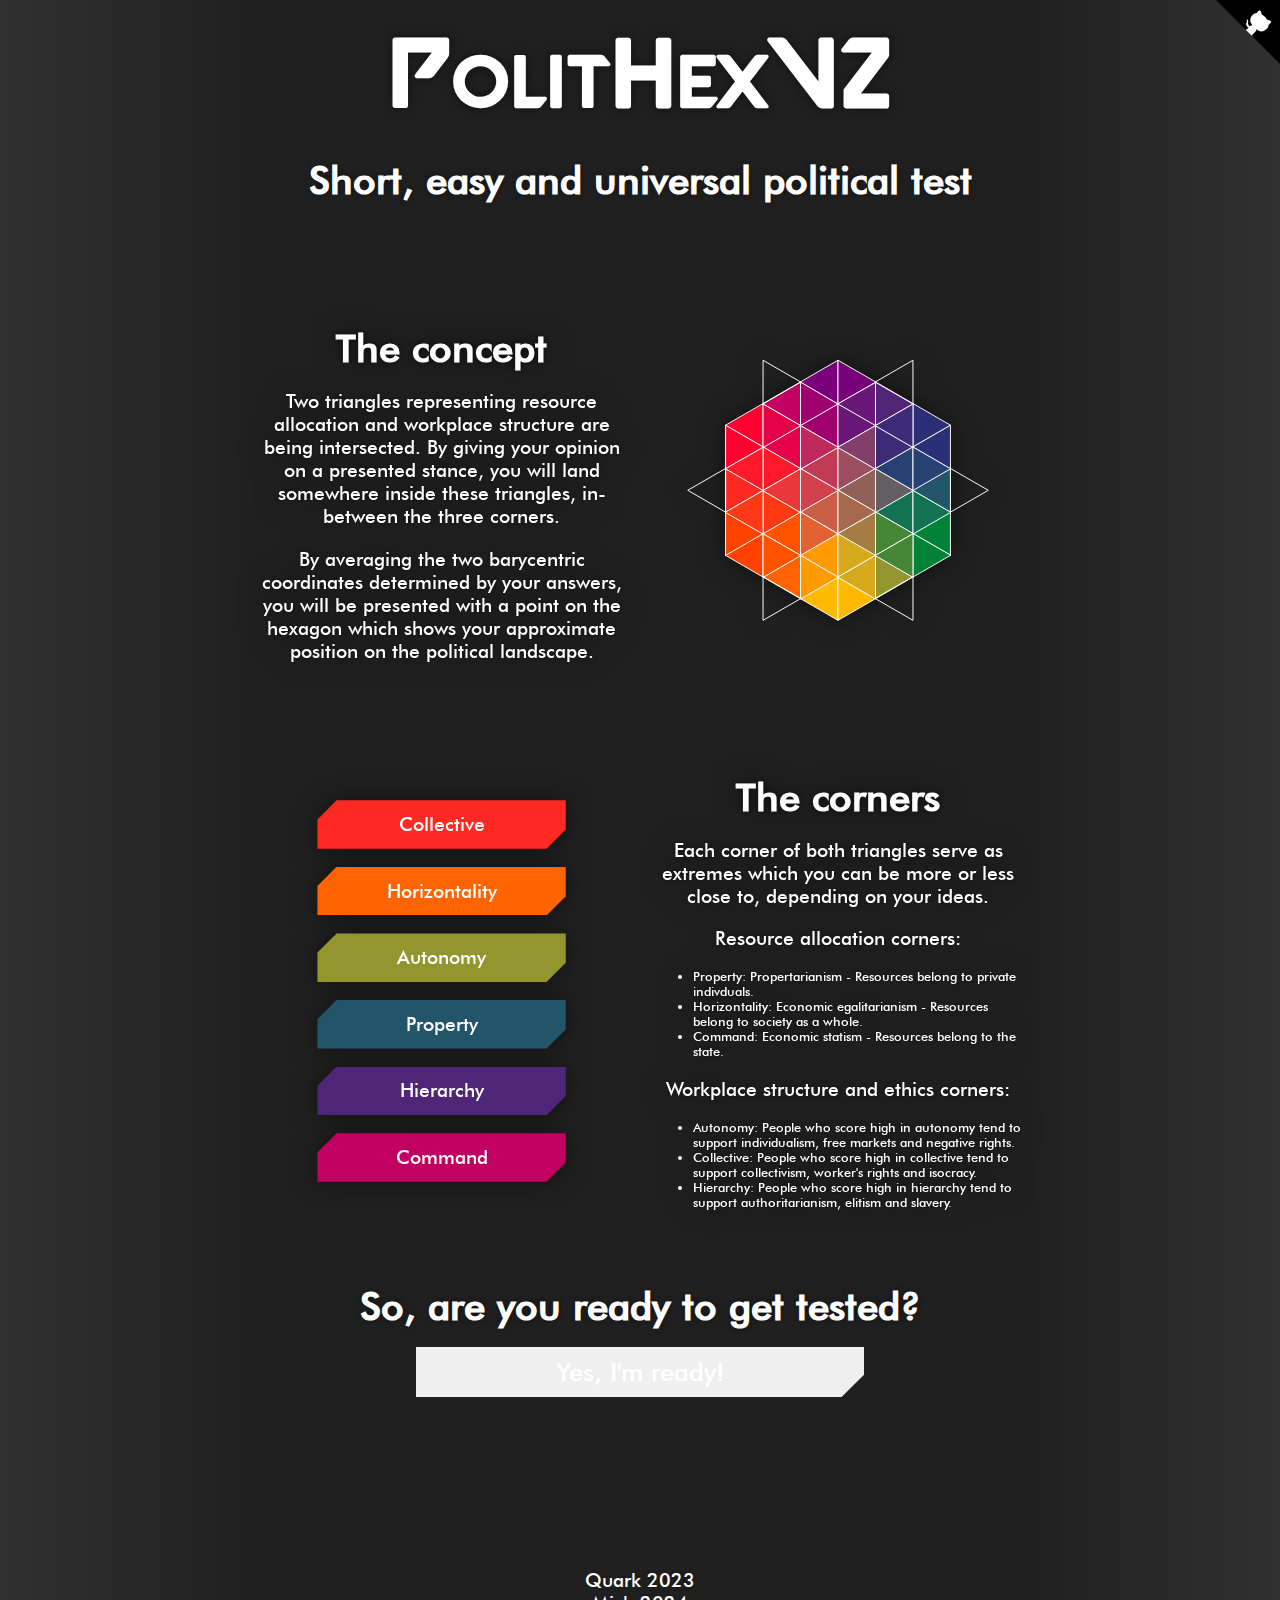
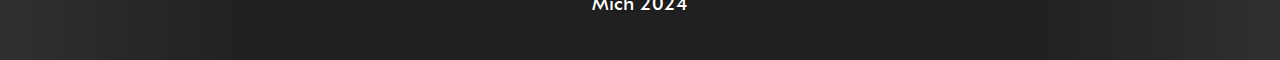
<file: index.html>
<!DOCTYPE html>
<html lang="en">

<head>
    <link rel="stylesheet" href="style.css">
    <link rel="icon" type="image/svg+xml" href="icon.svg">
    <title>PolitHex</title>
    <meta property="og:ttl" content="600">
    <meta property="og:site_name" content="polittest.github.io">
    <meta property="og:title" content="PolitHexV2">
    <meta property="og:type" content="website">
    <meta property="og:description"
        content="Easy, universal and advanced political test. Find your position on the political landscape!">
    <meta property="og:url" content="https://quark88.github.io/polithex/">
    <meta property="og:image" content="https://quark88.github.io/polithex/embed-icon.png">
    <meta property="og:image:width" content="512">
    <meta property="og:image:height" content="512">
    <meta name="theme-color" content="#d2424c" data-react-helmet="true">
    <meta charset="utf-8">
    <meta name="viewport" content="width=device-width, initial-scale=1">
</head>

<body>
    <a href="https://github.com/polittest/polittest.github.io/tree/main" class="github-corner fixed" aria-label="View source on GitHub">
        <svg width="5vw" height="5vw" viewBox="0 0 250 250" style="position: absolute; top: 0; border: 0; right: 0;"
            aria-hidden="true">
            <path d="M0,0 L115,115 L130,115 L142,142 L250,250 L250,0 Z"></path>
            <path
                d="M128.3,109.0 C113.8,99.7 119.0,89.6 119.0,89.6 C122.0,82.7 120.5,78.6 120.5,78.6 C119.2,72.0 123.4,76.3 123.4,76.3 C127.3,80.9 125.5,87.3 125.5,87.3 C122.9,97.6 130.6,101.9 134.4,103.2"
                style="transform-origin: 130px 106px;" class="octo-arm"></path>
            <path
                d="M115.0,115.0 C114.9,115.1 118.7,116.5 119.8,115.4 L133.7,101.6 C136.9,99.2 139.9,98.4 142.2,98.6 C133.8,88.0 127.5,74.4 143.8,58.0 C148.5,53.4 154.0,51.2 159.7,51.0 C160.3,49.4 163.2,43.6 171.4,40.1 C171.4,40.1 176.1,42.5 178.8,56.2 C183.1,58.6 187.2,61.8 190.9,65.4 C194.5,69.0 197.7,73.2 200.1,77.6 C213.8,80.2 216.3,84.9 216.3,84.9 C212.7,93.1 206.9,96.0 205.4,96.6 C205.1,102.4 203.0,107.8 198.3,112.5 C181.9,128.9 168.3,122.5 157.7,114.1 C157.9,116.9 156.7,120.9 152.7,124.9 L141.0,136.5 C139.8,137.7 141.6,141.9 141.8,141.8 Z"
                class="octo-body"></path>
        </svg>
    </a>
    <h1>
        <a href="./index.html">
            <span class="capitalLetter">P</span>olit<span class="capitalLetter">H</span>ex<span class="capitalLetter">V2</span>
        </a>
    </h1>
    <h2>Short, easy and universal political test</h2>
    <div class="explanation">
        <div class="explanationQuadrant">
            <h2>The concept</h2>
            <p>Two triangles representing resource allocation and workplace structure are being intersected. By giving
                your opinion on a presented stance, you will land somewhere inside these triangles, in-between the three
                corners.</p>
            <p>By averaging the two barycentric coordinates determined by your answers, you will be presented with a
                point on the hexagon which shows your approximate position on the political landscape.</p>
        </div>
        <div class="explanationQuadrant">
            <img src="./hexagon.svg" style="width: 100%;" id="hexagon">
        </div>
        <div class="explanationQuadrant">
            <div class="corner" style="background-color: #ff2923">Collective</div>
            <div class="corner" style="background-color: #ff6400">Horizontality</div>
            <div class="corner" style="background-color: #93952f">Autonomy</div>
            <div class="corner" style="background-color: #22546a">Property</div>
            <div class="corner" style="background-color: #4f2578">Hierarchy</div>
            <div class="corner" style="background-color: #c10061">Command</div>
        </div>
        <div class="explanationQuadrant">
            <h2>The corners</h2>
            <p>Each corner of both triangles serve as extremes which you can be more or less close to, depending on your
                ideas.</p>
            <p>Resource allocation corners:</p>
            <ul>
                <li>Property: Propertarianism - Resources belong to private indivduals.</li>
                <li>Horizontality: Economic egalitarianism - Resources belong to society as a whole.</li>
                <li>Command: Economic statism - Resources belong to the state.</li>
            </ul>
            <p>Workplace structure and ethics corners:</p>
            <ul>
                <li>Autonomy: People who score high in autonomy tend to support individualism, free markets and negative rights.</li>
                <li>Collective: People who score high in collective tend to support collectivism, worker's rights and isocracy.</li>
                <li>Hierarchy: People who score high in hierarchy tend to support authoritarianism, elitism and slavery.</li>
            </ul>
        </div>
    </div>
    <h2>So, are you ready to get tested?</h2>
    <button class="button" onclick="location.href='quiz.html'">Yes, I'm ready!</button>
    <!--<button class="button" onclick="location.href='quiz.html?short'">Take the short version</button>-->
    <div style="height: 16vh;"></div>
    <p class="footer">
     Quark 2023 <br> Mich 2024
    </p>
    <div class="svgholder">
    </div>
</body>

</html>
</file>
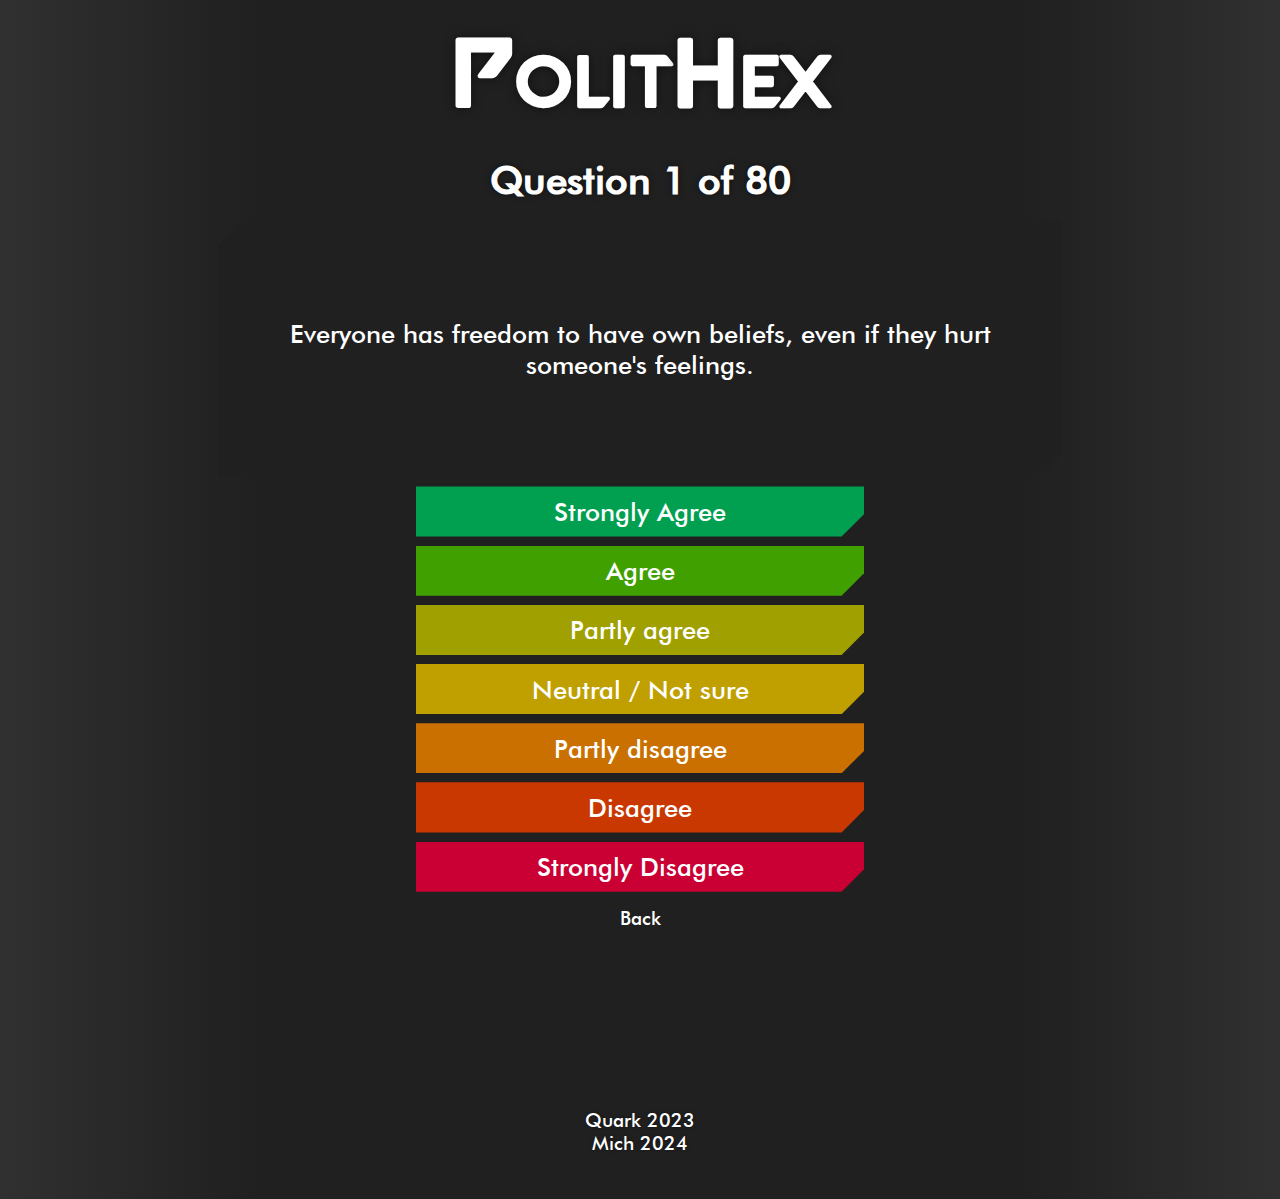
<file: quiz.html>
<!DOCTYPE html>
<html lang="en">

<head>
    <link rel="stylesheet" href="style.css">
    <link rel="icon" type="image/svg+xml" href="icon.svg">
    <title>PolitHex</title>
    <meta property="og:ttl" content="600">
    <meta property="og:site_name" content="https://polittest.github.io/index.html">
    <meta property="og:title" content="PolitHexV2">
    <meta property="og:type" content="website">
    <meta property="og:description"
        content="Universal advanced political test. Find your position on the political landscape!">
    <meta property="og:url" content="https://polittest.github.io/index.html">
    <meta property="og:image" content="https://quark88.github.io/polithex/embed-icon.png">
    <meta property="og:image:width" content="512">
    <meta property="og:image:height" content="512">
    <meta name="theme-color" content="#d2424c" data-react-helmet="true">
    <meta charset="utf-8">
    <meta name="viewport" content="width=device-width, initial-scale=1">
</head>

<body>
    <h1>
        <a href="./index.html" onclick="return index()">
            <span class="capitalLetter">P</span>olit<span class="capitalLetter">H</span>ex
        </a>
    </h1>
    <h2 id="questionNumber"></h2>
    <div id="question"></div>
    <button class="button" style="background-color: #00a050!important;" onclick="answer(1)">Strongly Agree</button>
    <button class="button" style="background-color: #40a000!important;" onclick="answer(0.6)">Agree</button>
 <button class="button" style="background-color: #a0a000!important;" onclick="answer(0.35)">Partly agree</button>
    <button class="button" style="background-color: #c0a000!important;" onclick="answer(0)">Neutral / Not sure</button>
   <button class="button" style="background-color:  #c97000!important;" onclick="answer(-0.35)">Partly disagree</button>
    <button class="button" style="background-color: #ca3802!important;" onclick="answer(-0.6)">Disagree</button>
    <button class="button" style="background-color: #ca0035!important;" onclick="answer(-1)">Strongly Disagree</button>
    
 
    <button class="backButton" onclick="prevQuestion()">Back</button>
    <div style="height: 16vh;"></div>
    <p class="footer">
        Quark 2023 <br> Mich 2024
    </p>
    
</body>
<script>
    function index() {
        var result = confirm("Go back to the main page?");
        if (result) {
            return true;
        } else {
            return false;
        }
    }
    var questions
    var max_score = { demo: 0, hori: 0, auto: 0, prop: 0, hier: 0, comm: 0 }
    var user_score = { demo: 0, hori: 0, auto: 0, prop: 0, hier: 0, comm: 0 }
    var questionId
    var qN = 0
    var answers = []
    function parseQuestions(data) {
        questions = data
        for (let i = 0; i < questions.length; i++) {
            max_score[questions[i].a] += Math.abs(questions[i].w)
        }
        loadQuestion()
    }
    function answer(val) {
        user_score[questionId.a] += val * questionId.w
        qN++
        answers.push(val)
        if (qN < questions.length) {
            loadQuestion()
        }
        else {
            results()
        }
    }
    function calc(val) {
        return ((max_score[val] + user_score[val]) / (2 * max_score[val])).toFixed(2)
    }
    function results() {
        location.href = `results.html?${calc("demo")},${calc("hori")},${calc("auto")},${calc("prop")},${calc("hier")},${calc("comm")}`
    }
    function loadQuestion() {
        questionId = questions[qN]
        document.getElementById("question").innerHTML = questionId.q
        document.getElementById("questionNumber").innerHTML = "Question " + (qN + 1) + " of " + questions.length
    }
    function prevQuestion() {
        if (qN == 0) {
            window.history.back()
        }
        else {
            qN--
            loadQuestion()
            user_score[questionId.a] -= answers.slice(-1).pop() * questionId.w
            answers.pop()
        }
    }
    function shuffleArray(array) {
        for (let i = array.length - 1; i > 0; i--) {
            const j = Math.floor(Math.random() * (i + 1));
            [array[i], array[j]] = [array[j], array[i]];
        }
        return array;
    }


    /*if (location.search == "?short") {

        fetch("short.json")
            .then(response => response.json())
            .then(data => parseQuestions(data))
    } else {*/
    fetch("questions.json")
        .then(response => response.json())
        .then(data => parseQuestions(shuffleArray(data)))
    /*}*/
</script>

</html>
</file>
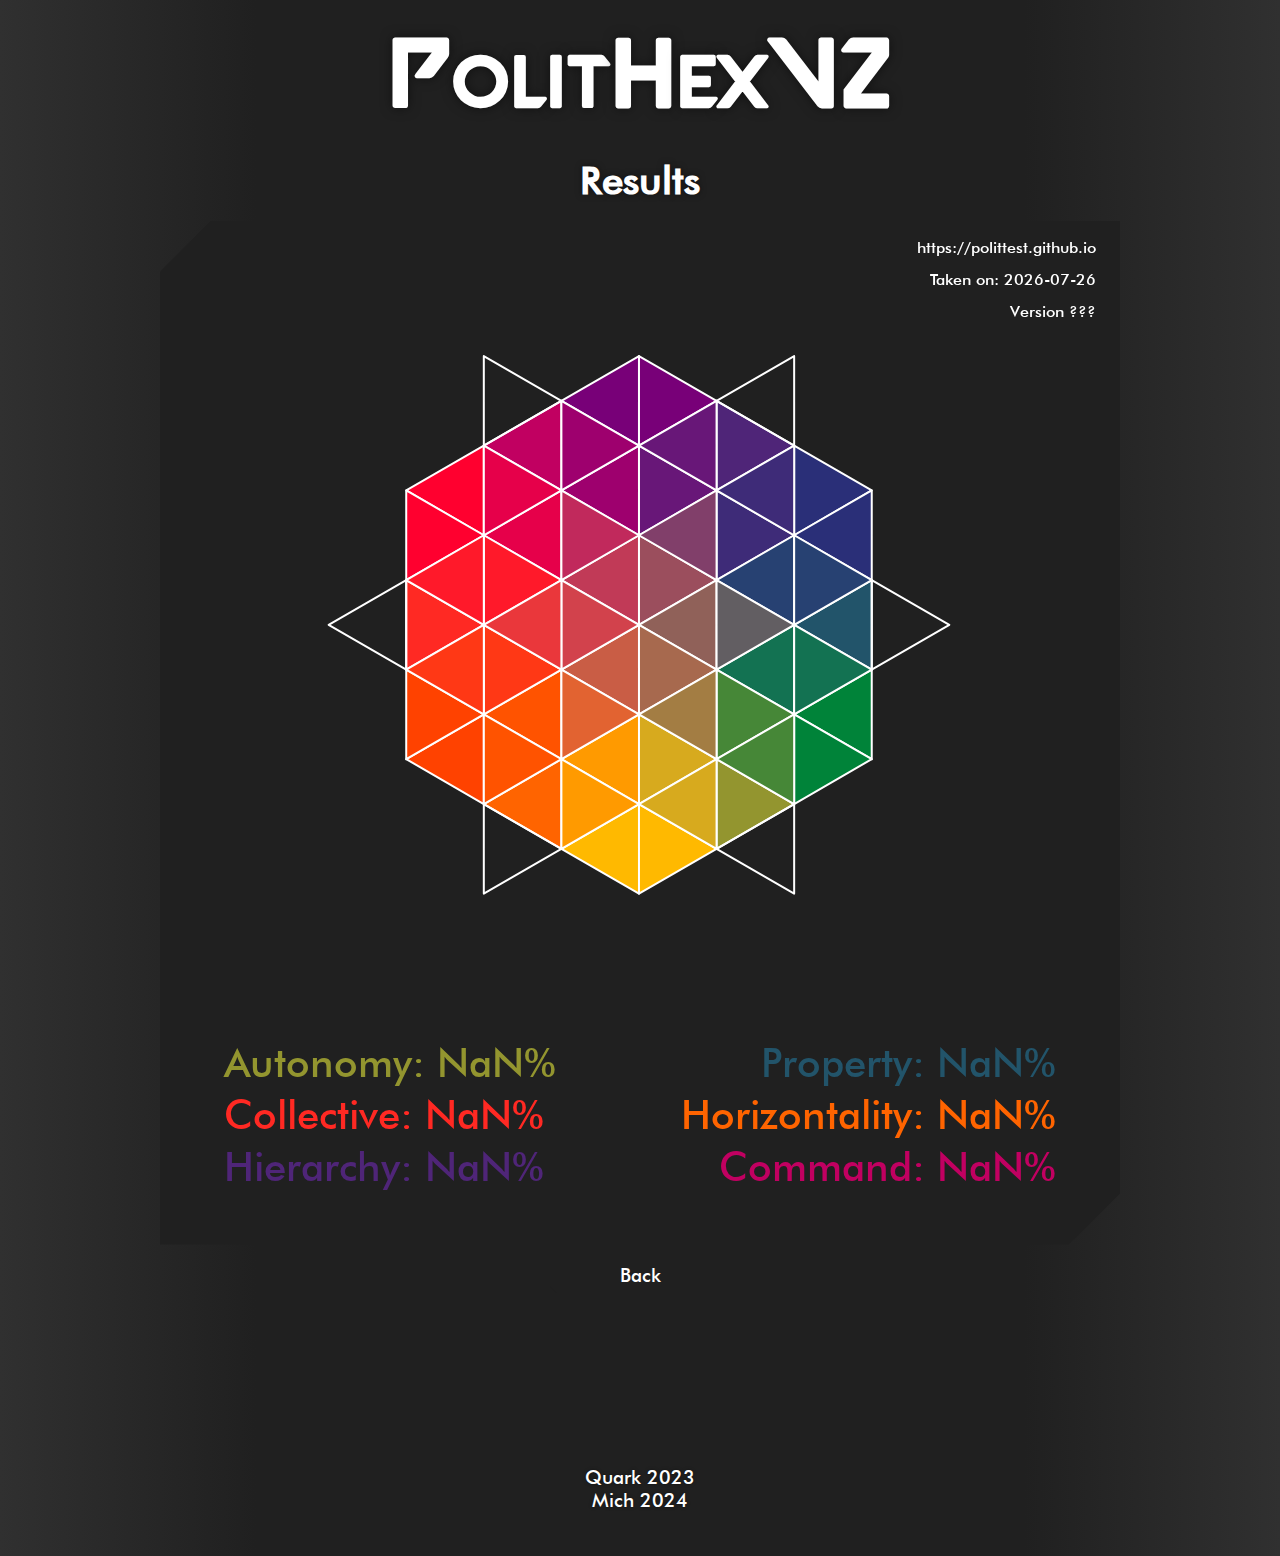
<file: results.html>
<!DOCTYPE html>
<html lang="en">

<head>
    <link rel="stylesheet" href="style.css">
    <link rel="icon" type="image/svg+xml" href="icon.svg">
    <title>PolitHex</title>
    <meta property="og:ttl" content="600">
    <meta property="og:site_name" content="quark88.github.io/polithex">
    <meta property="og:title" content="PolitHex">
    <meta property="og:type" content="website">
    <meta property="og:description"
        content="Short, easy and universal political test. Find your position on the political landscape!">
    <meta property="og:url" content="https://quark88.github.io/polithex/">
    <meta property="og:image" content="https://quark88.github.io/polithex/embed-icon.png">
    <meta property="og:image:width" content="512">
    <meta property="og:image:height" content="512">
    <meta name="theme-color" content="#d2424c" data-react-helmet="true">
    <meta charset="utf-8">
    <meta name="viewport" content="width=device-width, initial-scale=1">
</head>

<body>
    <h1>
        <a href="./index.html" onclick="return index()">
                        <span class="capitalLetter">P</span>olit<span class="capitalLetter">H</span>ex<span class="capitalLetter">V2</span>
        </a>
    </h1>
    <h2>Results</h2>
    <canvas id="results" width="960" height="1024"></canvas>
    <button class="backButton" onclick="location.href='index.html'">Back</button>
    <div style="height: 16vh;"></div>
    <p class="footer">
        Quark 2023 <br> Mich 2024
    </p>
    
</body>
<script>
    function index() {
        var result = confirm("Go back to the main page?");
        if (result) {
            return true;
        } else {
            return false;
        }
    }
    const canvas = document.getElementById("results")
    const ctx = canvas.getContext("2d")
    var leftTr
    var rightTr
    var hexagon = new Image()
    hexagon.src = "hexagon.svg"
    const vars = window.location.search.substring(1).split(",").map(parseFloat)
    function calcTriang(input) {
        let sum = input.x + input.y + input.z
        if (sum == 0) {
            return { x: 1 / 3, y: 1 / 3, z: 1 / 3 }
        }
        else {
            return { x: input.x / sum, y: input.y / sum, z: input.z / sum }
        }
    }
    function drawCanvas(lT, rT) {
        ctx.fillStyle = "#202020"
        ctx.fillRect(0, 0, 960, 1134)
        ctx.drawImage(hexagon, 96, 24)
        let x1 = lT.y //demo
        let y1 = lT.x - lT.z //auto - hier
        let x2 = rT.x //prop
        let y2 = rT.y - rT.z //hori - comm
        let X1 = 634 - (x1 * 465)
        let Y1 = 404 + (y1 * 268)
        let X2 = 324 + (x2 * 465)
        let Y2 = 404 + (y2 * 268)
        let X = (X1 + X2) / 2
        let Y = (Y1 + Y2) / 2
        ctx.beginPath()
        ctx.fillStyle = "#600000"
        ctx.arc(X, Y, 10, 0, 2 * Math.PI)
        ctx.fill()
        ctx.beginPath()
        ctx.fillStyle = "#ff0000"
        ctx.arc(X, Y, 8, 0, 2 * Math.PI)
        ctx.fill()
        ctx.font = "16px futura"
        ctx.textAlign = "right"
        ctx.fillStyle = "#ffffff"
        ctx.fillText("https://polittest.github.io", 936, 32)
        today = new Date()
        ctx.fillText("Taken on: " + today.toISOString().substring(0, 10), 936, 64)
        ctx.fillText("Version ???", 936, 96)
        ctx.font = "40px futura"
        ctx.textAlign = "left"
        ctx.fillStyle = "#93952f"
        ctx.fillText("Autonomy: " + ((lT.x * 100).toFixed(2)) + "%", 64, 856)
        ctx.fillStyle = "#ff2923"
        ctx.fillText("Collective: " + ((lT.y * 100).toFixed(2)) + "%", 64, 908)
        ctx.fillStyle = "#4f2578"
        ctx.fillText("Hierarchy: " + ((lT.z * 100).toFixed(2)) + "%", 64, 960)
        ctx.textAlign = "right"
        ctx.fillStyle = "#22546a"
        ctx.fillText("Property: " + ((rT.x * 100).toFixed(2)) + "%", 896, 856)
        ctx.fillStyle = "#ff6400"
        ctx.fillText("Horizontality: " + ((rT.y * 100).toFixed(2)) + "%", 896, 908)
        ctx.fillStyle = "#c10061"
        ctx.fillText("Command: " + ((rT.z * 100).toFixed(2)) + "%", 896, 960)
        ctx.fillText(window.location.href, 986, 1070)
    }
    leftTr = calcTriang({ x: vars[2], y: vars[0], z: vars[4] })
    rightTr = calcTriang({ x: vars[3], y: vars[1], z: vars[5] })
    window.onload = function () {
        drawCanvas(leftTr, rightTr)
    }
</script>

</html>
</file>
<file: style.css>
:root {
    --background: rainbowBackground 30s infinite;
    --text: #ffffff;
    --card: rainbowCard 30s infinite;
    --shadow: #00000080;
    --democracy: #ff2923;
    --horizontality: #ff6400;
    --autonomy: #93952f;
    --property: #22546a;
    --hierarchy: #4f2578;
    --command: #c10061;
    --red: #ff002f;
    --orange: #ff4200;
    --yellow: #ffb900;
    --green: #008339;
    --blue: #2a2f78;
    --purple: #780078;
    --redDark: #ff002f80;
    --orangeDark: #ff420080;
    --yellowDark: #ffb90080;
    --greenDark: #00833980;
    --blueDark: #2a2f7880;
    --purpleDark: #78007880;
    --redDarker: #ff002f40;
    --orangeDarker: #ff420040;
    --yellowDarker: #ffb90040;
    --greenDarker: #00833940;
    --blueDarker: #2a2f7840;
    --purpleDarker: #78007840;
}

@font-face {
    font-family: valorant;
    src: url(./valorant.ttf);
}

@font-face {
    font-family: futura;
    src: url(./futura.ttf);
}

html {
    font-family: futura;
    display: grid;
    margin: 0;
    padding: 0;
    width: 100%;
    height: 100%;
    background: linear-gradient(to right, #303030 0%, #202020 20%, #202020 80%, #303030 100%);
    scroll-behavior: smooth;
    scrollbar-width: thin;
    animation: rainbowScroll 30s infinite;
}

a,
a:visited,
a:hover,
a:focus,
a:active {
    color: var(--text) !important;
    text-decoration: none;
}

body {
    color: var(--text) !important;
    animation: var(--background);
    text-align: center;
    margin: 0;
    padding: 2vw;
    width: 100% - 2vw;
    height: 100% - 2vw;
}

h1 {
    display: inline-block;
    font-family: valorant;
    font-size: 6vw;
    margin: 0;
    animation: rainbowText 30s infinite;
    text-shadow: 0 0 1vw var(--shadow);
    cursor: pointer;
    transition: 0.2s linear;
    transform: scale(0.95);
}

h1:hover {
    transform: scale(1);
}

h2 {
    font-size: 3vw;
    margin: 2vh;
    text-shadow: 0 0 0.5vw var(--shadow);
}

p {
    font-size: 1.5vw;
    text-shadow: 0 0 0.25vw var(--shadow);
}

li {
    text-align: left;
    font-size: 1vw;
    text-shadow: 0 0 0.25vw var(--shadow);
}

.capitalLetter {
    font-size: 8vw;
}

.explanation {
    animation: var(--card);
    padding: 3vw;
    width: 60vw;
    margin: 1vh auto;
    display: grid;
    grid-template-columns: 1fr 1fr;
    grid-template-rows: 1fr 1fr;
    grid-gap: 2vw;
    clip-path: polygon(4vw 0, 100% 0, 100% calc(100% - 4vw), calc(100% - 4vw) 100%, 0 100%, 0 4vw);
    align-items: center;
}

.explanationQuadrant {
    filter: drop-shadow(0 0 1vw var(--shadow));
}

#hexagon {
    cursor: pointer;
    transition: 0.2s linear;
}

#hexagon:hover {
    transform: scale(1.05);
}

.corner {
    font-family: futura;
    font-size: 1.5vw;
    margin: 2vh auto;
    width: 60%;
    padding: 1vw;
    clip-path: polygon(1.5vw 0, 100% 0, 100% calc(100% - 1.5vw), calc(100% - 1.5vw) 100%, 0 100%, 0 1.5vw);
    cursor: pointer;
    transition: 0.2s linear;
}

.corner:hover {
    transform: scale(1.05);
    filter: brightness(1.25);
}

.socialsicon {
    height: 4vw;
    width: 4vw;
    margin: 0 1vw;
    display: inline-block;
    cursor: pointer;
    border-radius: 100%;
    transition: 0.1s ease-in-out;
}

.socialsicon:hover {
    scale: 1.1;
}

#question {
    background-color: #202020;
    font-size: 2vw;
    padding: 3vw;
    width: 60vw;
    min-height: 20vh;
    display: grid;
    align-items: center;
    margin: 1vh auto;
    clip-path: polygon(2vw 0, 100% 0, 100% calc(100% - 2vw), calc(100% - 2vw) 100%, 0 100%, 0 2vw);
}

.button {
    color: var(--text);
    display: block;
    text-align: center;
    font-family: futura;
    font-size: 2vw;
    padding: 0.75vw;
    width: 35vw;
    margin: 1vh auto;
    animation: var(--card);
    border-style: none;
    cursor: pointer;
    clip-path: polygon(0 0, 100% 0, 100% calc(100% - 1.75vw), calc(100% - 1.75vw) 100%, 0 100%, 0 0);
    transition: 0.2s linear;
}

.button:hover {
    transform: scale(1.025) translate(0.75vw);
    filter: brightness(1.25);
}

.backButton {
    color: var(--text);
    display: block;
    text-align: center;
    font-family: futura;
    font-size: 1.5vw;
    padding: 0.5vw;
    width: 15vw;
    margin: 1vh auto;
    background-color: #202020;
    border-style: none;
    cursor: pointer;
    clip-path: polygon(0 0, 100% 0, 100% 100%, 100% 100%, 1vw 100%, 0 calc(100% - 1vw));
    transition: 0.2s linear;
}

.backButton:hover {
    transform: scale(1.05) translate(-0.25vw);
    filter: brightness(1.25);
}

#results {
    background-color: #202020;
    margin: 0 auto;
    clip-path: polygon(4vw 0, 100% 0, 100% calc(100% - 4vw), calc(100% - 4vw) 100%, 0 100%, 0 4vw);
}

@keyframes rainbowText {
    0% {
        text-shadow: 0.375vw 0 var(--red);
    }

    16.67% {
        text-shadow: 0.375vw 0 var(--orange);
    }

    33.33% {
        text-shadow: 0.375vw 0 var(--yellow);
    }

    50% {
        text-shadow: 0.375vw 0 var(--green);
    }

    66.67% {
        text-shadow: 0.375vw 0 var(--blue);
    }

    83.33% {
        text-shadow: 0.375vw 0 var(--purple);
    }

    100% {
        text-shadow: 0.375vw 0 var(--red);
    }
}

@keyframes rainbowScroll {
    0% {
        scrollbar-color: var(--red) #000000;
    }

    16.67% {
        scrollbar-color: var(--orange) #000000;
    }

    33.33% {
        scrollbar-color: var(--yellow) #000000;
    }

    50% {
        scrollbar-color: var(--green) #000000;
    }

    66.67% {
        scrollbar-color: var(--blue) #000000;
    }

    83.33% {
        scrollbar-color: var(--purple) #000000;
    }

    100% {
        scrollbar-color: var(--red) #000000;
    }
}

@keyframes rainbowCard {
    0% {
        background-color: var(--redDark);
    }

    16.67% {
        background-color: var(--orangeDark);
    }

    33.33% {
        background-color: var(--orangeDark);
    }

    50% {
        background-color: var(--greenDark);
    }

    66.67% {
        background-color: var(--blueDark);
    }

    83.33% {
        background-color: var(--purpleDark);
    }

    100% {
        background-color: var(--redDark);
    }
}

@keyframes rainbowBackground {
    0% {
        background: var(--redDarker);
    }

    16.67% {
        background: var(--orangeDarker);
    }

    33.33% {
        background: var(--yellowDarker);
    }

    50% {
        background: var(--greenDarker);
    }

    66.67% {
        background: var(--blueDarker);
    }

    83.33% {
        background: var(--purpleDarker);
    }

    100% {
        background: var(--redDarker);
    }
}

/*Github Corner*/
.github-corner {
    fill: #000000;
}

.github-corner .octo-arm,
.github-corner .octo-body {
    fill: #ffffff;
}

.github-corner:hover .octo-arm {
    animation: octocat-wave 0.5s linear;
}

@keyframes octocat-wave {

    0%,
    100% {
        transform: rotate(0);
    }

    20%,
    60% {
        transform: rotate(-25deg);
    }

    40%,
    80% {
        transform: rotate(10deg);
    }
}

@media only screen and (max-width: 480px) {
    h1 {
        font-size: 12vw;
        text-shadow: 0 0 8vw var(--shadow);
    }

    h2 {
        font-size: 4vw;
        margin: 2vh;
        text-shadow: 0 0 1vw var(--shadow);
    }

    p {
        margin: 1vw;
        font-size: 2.5vw;
        text-shadow: 0 0 0.5vw var(--shadow);
    }

    li {
        margin: 0;
        text-align: left;
        font-size: 2vw;
        text-shadow: 0 0 0.5vw var(--shadow);
    }

    .capitalLetter {
        font-size: 14vw;
    }

    .explanation {
        animation: var(--card);
        padding: 3vw;
        width: 80vw;
        margin: 1vh auto;
        display: grid;
        grid-template-columns: 1fr 1fr;
        grid-template-rows: 1fr 1fr;
        grid-gap: 2vw;
        clip-path: polygon(4vw 0, 100% 0, 100% calc(100% - 4vw), calc(100% - 4vw) 100%, 0 100%, 0 4vw);
        align-items: center;
    }

    .explanationQuadrant {
        filter: drop-shadow(0 0 2vw var(--shadow));
    }

    #hexagon {
        width: 100%;
    }

    .corner {
        font-size: 3vw;
        margin: 1vh auto;
        width: 80%;
        padding: 2vw;
        clip-path: polygon(2vw 0, 100% 0, 100% calc(100% - 2vw), calc(100% - 2vw) 100%, 0 100%, 0 2vw);
    }

    .button {
        font-size: 5vw;
        padding: 5vw;
        width: 70vw;
        margin: 2vh auto;
        clip-path: polygon(0 0, 100% 0, 100% calc(100% - 4vw), calc(100% - 4vw) 100%, 0 100%, 0 0);
    }

    .socialsicon {
        height: 12vw;
        width: 12vw;
        margin: 0 2vw;
    }

    .socialsicon:hover {
        scale: 1.1;
    }

    .footer {
        font-size: 6vw;
    }

    #question {
        font-size: 6vw;
        padding: 6vw;
        width: 80vw;
        min-height: 16vh;
        margin: 1vh auto;
        clip-path: polygon(2vw 0, 100% 0, 100% calc(100% - 2vw), calc(100% - 2vw) 100%, 0 100%, 0 2vw);
    }

    #questionNumber {
        font-size: 8vw;
    }

    .backButton {
        font-size: 5vw;
        padding: 2vw;
        width: 30vw;
        margin: 1vh auto;
        clip-path: polygon(0 0, 100% 0, 100% 100%, 100% 100%, 3vw 100%, 0 calc(100% - 3vw));
    }

    #results {
        width: 80vw;
        clip-path: polygon(8vw 0, 100% 0, 100% calc(100% - 8vw), calc(100% - 8vw) 100%, 0 100%, 0 8vw);
    }
}
</file>
